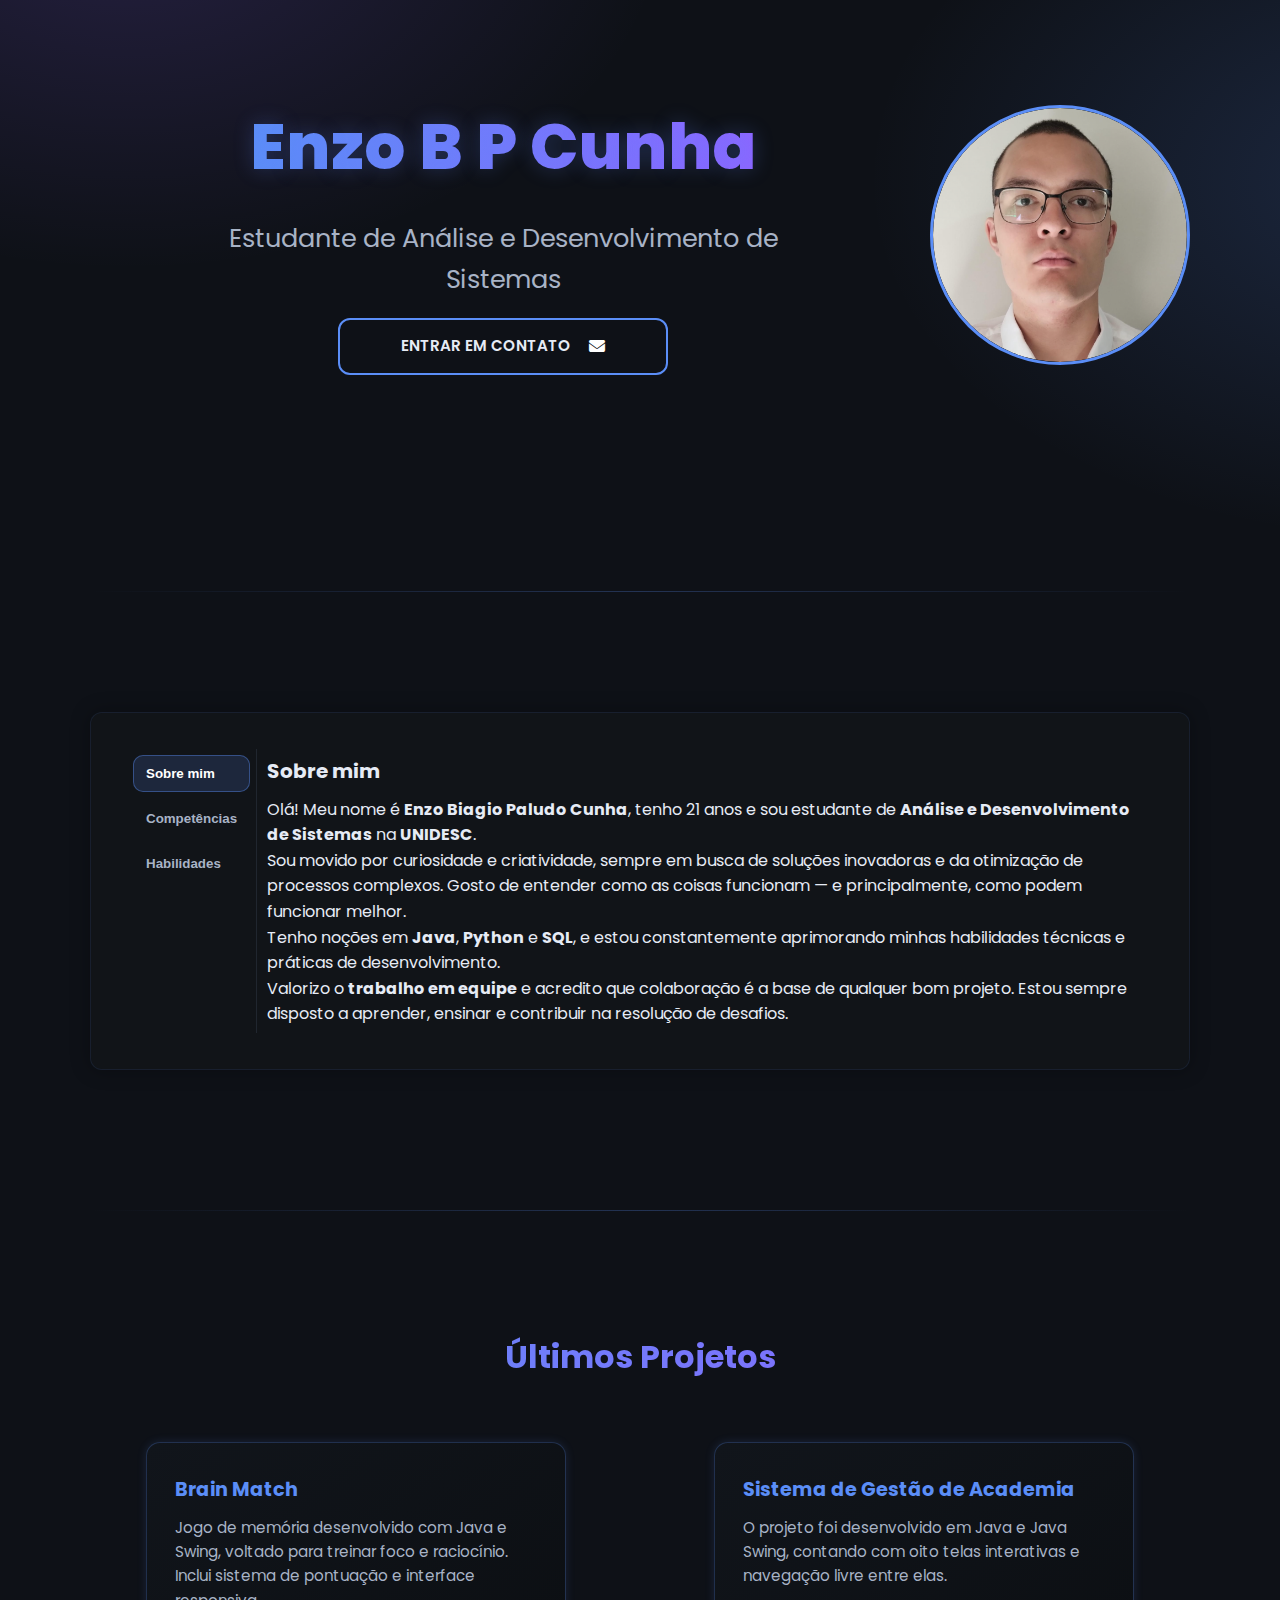
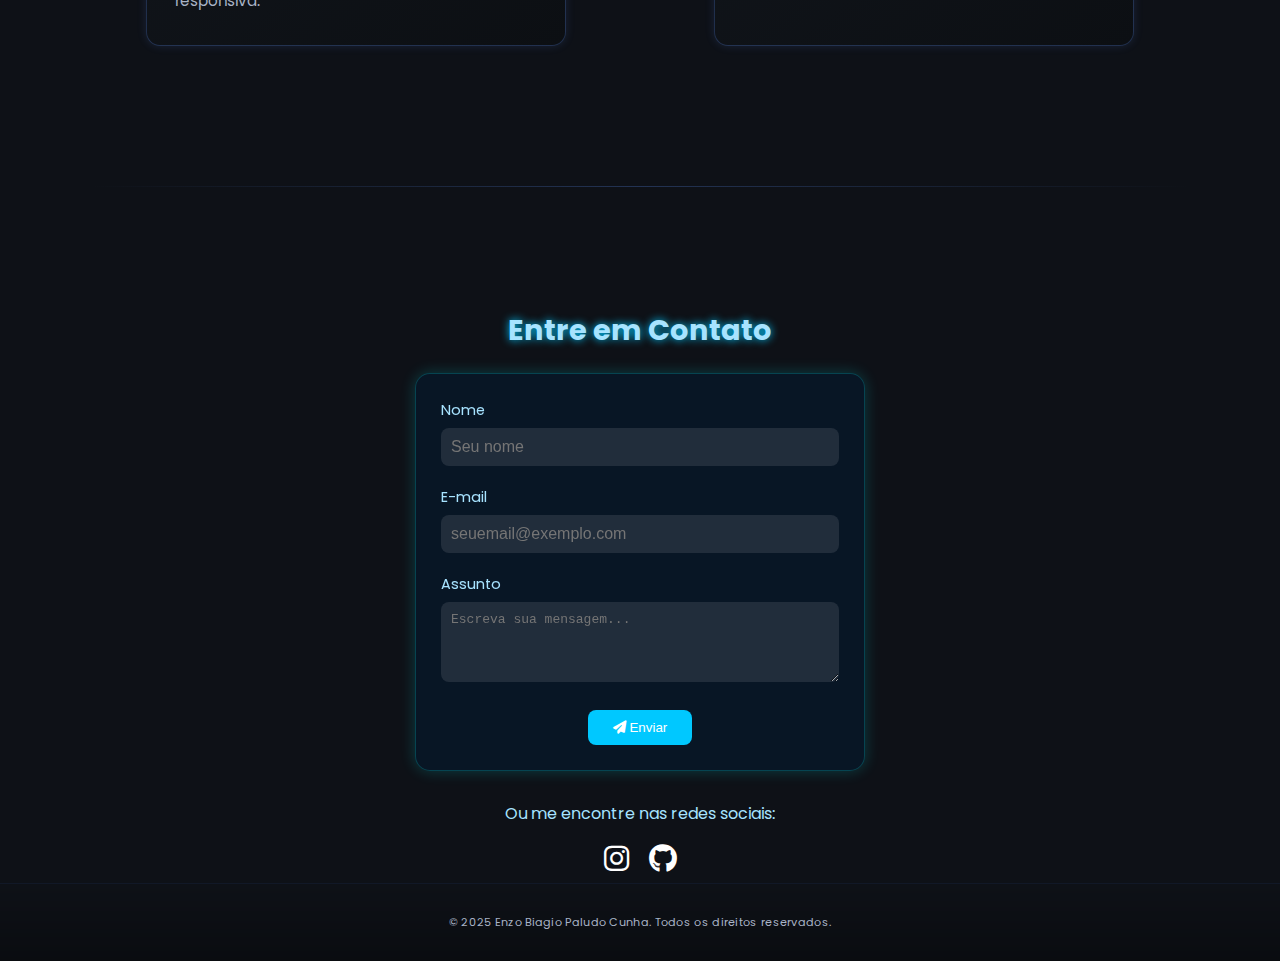
<file: index.html>
<!DOCTYPE html>
<html lang="pt-br">
<head>
  <meta charset="UTF-8" />
  <meta name="viewport" content="width=device-width, initial-scale=1" />
  <title>Enzo | Portfólio</title>

  <link rel="stylesheet" href="https://cdnjs.cloudflare.com/ajax/libs/font-awesome/6.5.0/css/all.min.css">
  <link rel="stylesheet" href="style.css" />

  <link href="https://fonts.googleapis.com/css2?family=Poppins:wght@300;400;600;800&display=swap" rel="stylesheet">
</head>
<body>
  <section class="hero container">
    <div class="info">
      <h1>Enzo B P Cunha</h1>

      <div class="sub-block">
        <h2>Estudante de Análise e Desenvolvimento de Sistemas</h2>
        <a href="#contato" class="btn contact-btn">
          ENTRAR EM CONTATO <i class="fas fa-envelope"></i>
        </a>
      </div>
    </div>

    <div class="photo">
      <img src="images/fotoperfil.png" alt="Foto de Enzo Biagio Paludo Cunha" loading="lazy">
    </div>
</div>

  </section>
  <hr class="section-divider" />

  <section id="sobre" class="about container">
    <div class="about-box">
      <nav class="about-tabs" role="tablist" aria-label="Seções do perfil">
        <button class="about-tab is-active" role="tab" aria-selected="true"
                data-tab="sobre-mim" id="tab-sobre">
          Sobre mim
        </button>
        <button class="about-tab" role="tab" aria-selected="false"
                data-tab="competencias" id="tab-competencias">
          Competências
        </button>
        <button class="about-tab" role="tab" aria-selected="false"
                data-tab="habilidades" id="tab-habilidades">
          Habilidades
        </button>
      </nav>

      <div class="about-panel">
        <article class="tab-content is-active" id="pane-sobre-mim" role="tabpanel" aria-labelledby="tab-sobre">
          <h3>Sobre mim</h3>
          <p>Olá! Meu nome é <strong>Enzo Biagio Paludo Cunha</strong>, tenho 21 anos e sou estudante de <strong>Análise e Desenvolvimento de Sistemas</strong> na <strong>UNIDESC</strong>.</p>
          <p>Sou movido por curiosidade e criatividade, sempre em busca de soluções inovadoras e da otimização de processos complexos. Gosto de entender como as coisas funcionam — e principalmente, como podem funcionar melhor.</p>
          <p>Tenho noções em <strong>Java</strong>, <strong>Python</strong> e <strong>SQL</strong>, e estou constantemente aprimorando minhas habilidades técnicas e práticas de desenvolvimento.</p>
          <p>Valorizo o <strong>trabalho em equipe</strong> e acredito que colaboração é a base de qualquer bom projeto. Estou sempre disposto a aprender, ensinar e contribuir na resolução de desafios.</p>

        </article>

        <article class="tab-content" id="pane-competencias" role="tabpanel" aria-labelledby="tab-competencias" hidden>
          <h3>Competências</h3>
          <ul class="bullets">
            <li>Facilidade e disposição para o aprendizado</li>
            <li>Bom relacionamento interpessoal</li>
            <li>Zelo pela higiene e organização</li>
            <li>Cordialidade, simpatia e respeito</li>
          </ul>
        </article>

        <article class="tab-content" id="pane-habilidades" role="tabpanel" aria-labelledby="tab-habilidades" hidden>
          <h3>Habilidades</h3>
          <div class="skills-grid">
            <div class="skill-card">
                <i class="fas fa-code"></i>
                <h4>Noções em Desenvolvimento Web</h4>
            </div>
            <div class="skill-card">
                <i class="fab fa-java"></i>
                <h4>Noções em Java</h4>
            </div>
            <div class="skill-card">
                <i class="fas fa-database"></i>
                <h4>Noções em Banco de Dados<br>(SQL / NoSQL)</h4>
            </div>
            <div class="skill-card">
                <i class="fas fa-puzzle-piece"></i>
                <h4>Resolução de Problemas</h4>
            </div>
          </div>
        </article>
      </div>
    </div>
  </section>
  <hr class="section-divider" />

  <section class="projects container">
  <h2 class="projects-title">Últimos Projetos</h2>

  <div class="projects-grid">
    <div class="project-card">
      <strong>Brain Match</strong>
      <p>Jogo de memória desenvolvido com Java e Swing, voltado para treinar foco e raciocínio. Inclui sistema de pontuação e interface responsiva.</p>
    </div>

    <div class="project-card">
      <strong>Sistema de Gestão de Academia</strong>
      <p>O projeto foi desenvolvido em Java e Java Swing, contando com oito telas interativas e navegação livre entre elas.</p>
    </div>
  </div>
</section>

<hr class="section-divider" />

<section id="contato" class="contact-section">
  <h2>Entre em Contato</h2>
  <form class="contact-form" action="#" method="post">
    <div class="form-group">
      <label for="name">Nome</label>
      <input type="text" id="name" name="name" placeholder="Seu nome" required>
    </div>

    <div class="form-group">
      <label for="email">E-mail</label>
      <input type="email" id="email" name="email" placeholder="seuemail@exemplo.com" required>
    </div>

    <div class="form-group">
      <label for="subject">Assunto</label>
      <textarea id="subject" name="subject" rows="4" placeholder="Escreva sua mensagem..." required></textarea>
    </div>

    <button type="submit" class="btn-send">
      <i class="fas fa-paper-plane"></i> Enviar
    </button>
  </form>

  <div class="social-contact">
    <p>Ou me encontre nas redes sociais:</p>
    <div class="social-icons">
      <a href="https://www.instagram.com/enzo_bpc/" target="_blank" class="social-link">
        <i class="fab fa-instagram"></i>
      </a>
      <a href="https://github.com/EnzoBPC" target="_blank" class="social-link">
        <i class="fab fa-github"></i>
      </a>
    </div>
  </div>
</section>

  <script src="index.js" defer></script>
  <footer class="footer">
  <p>© 2025 Enzo Biagio Paludo Cunha. Todos os direitos reservados.</p>
  </footer>
</body>

</html>
</file>
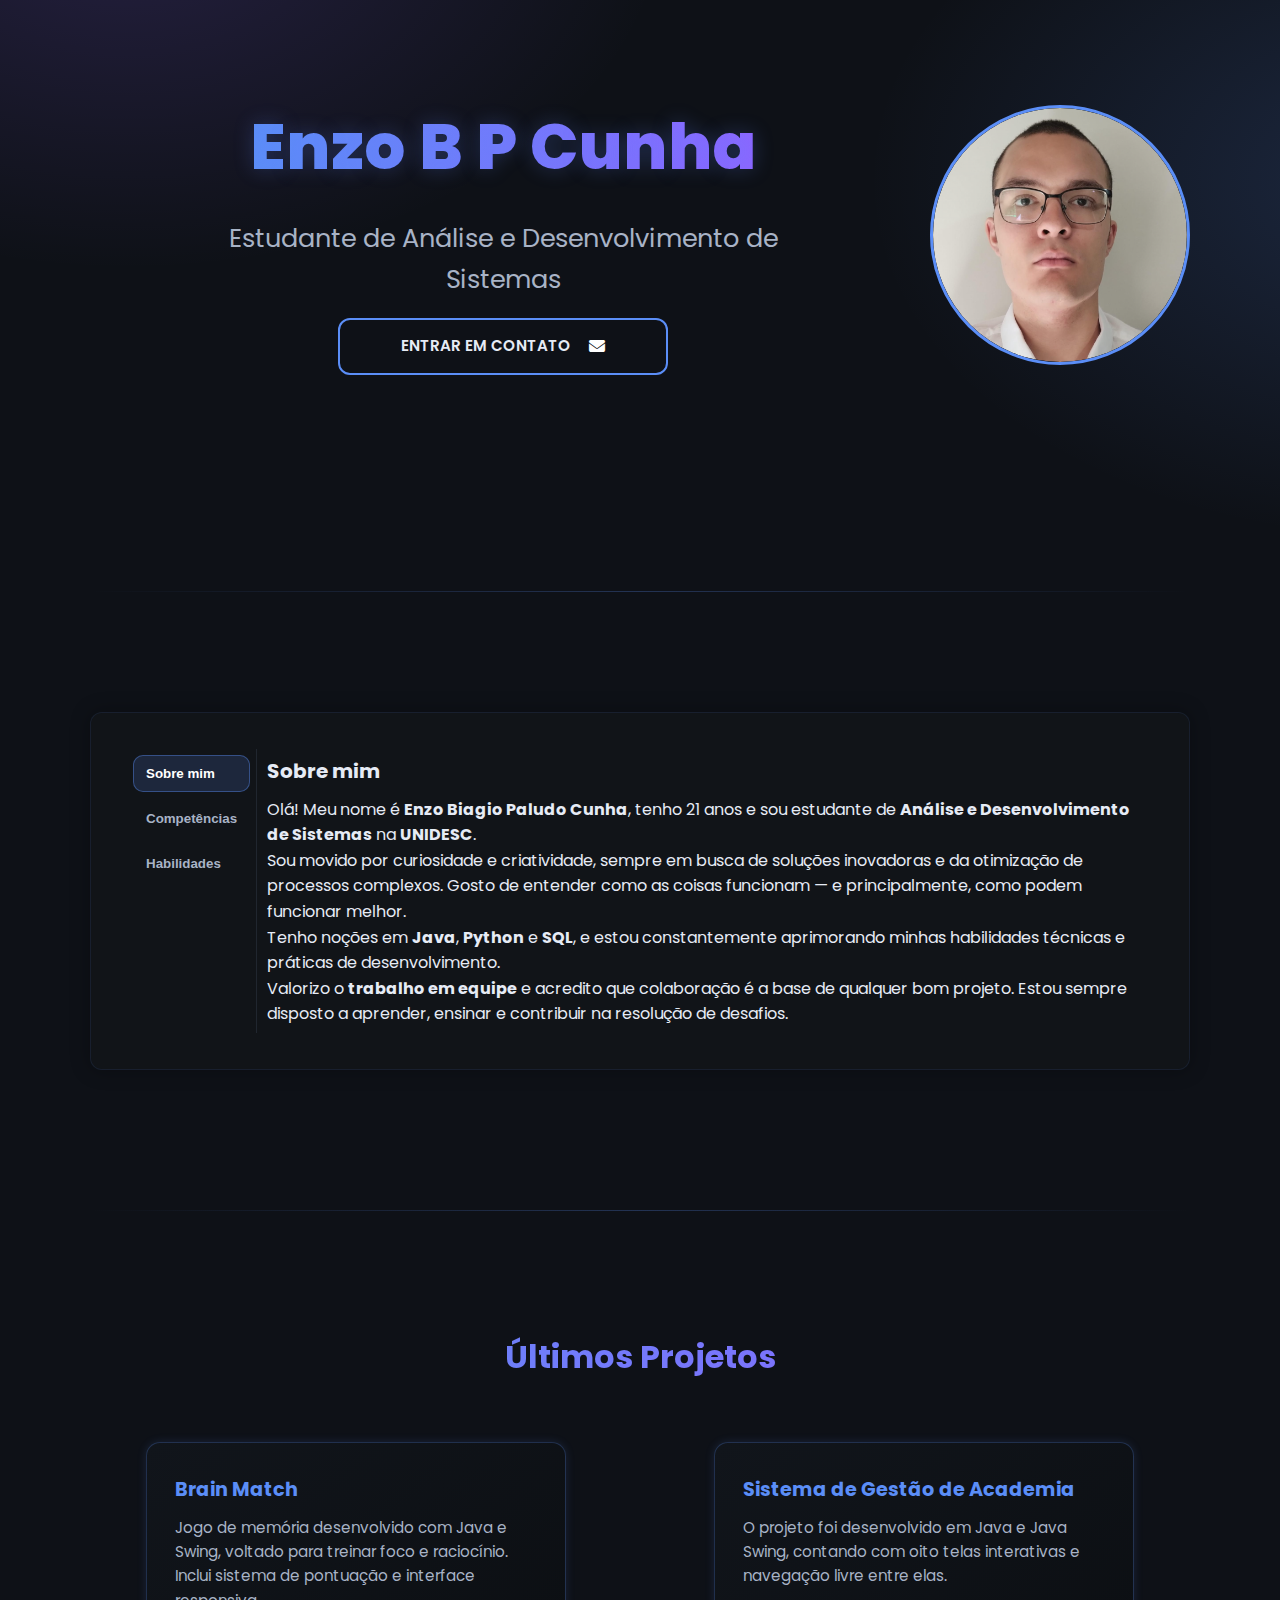
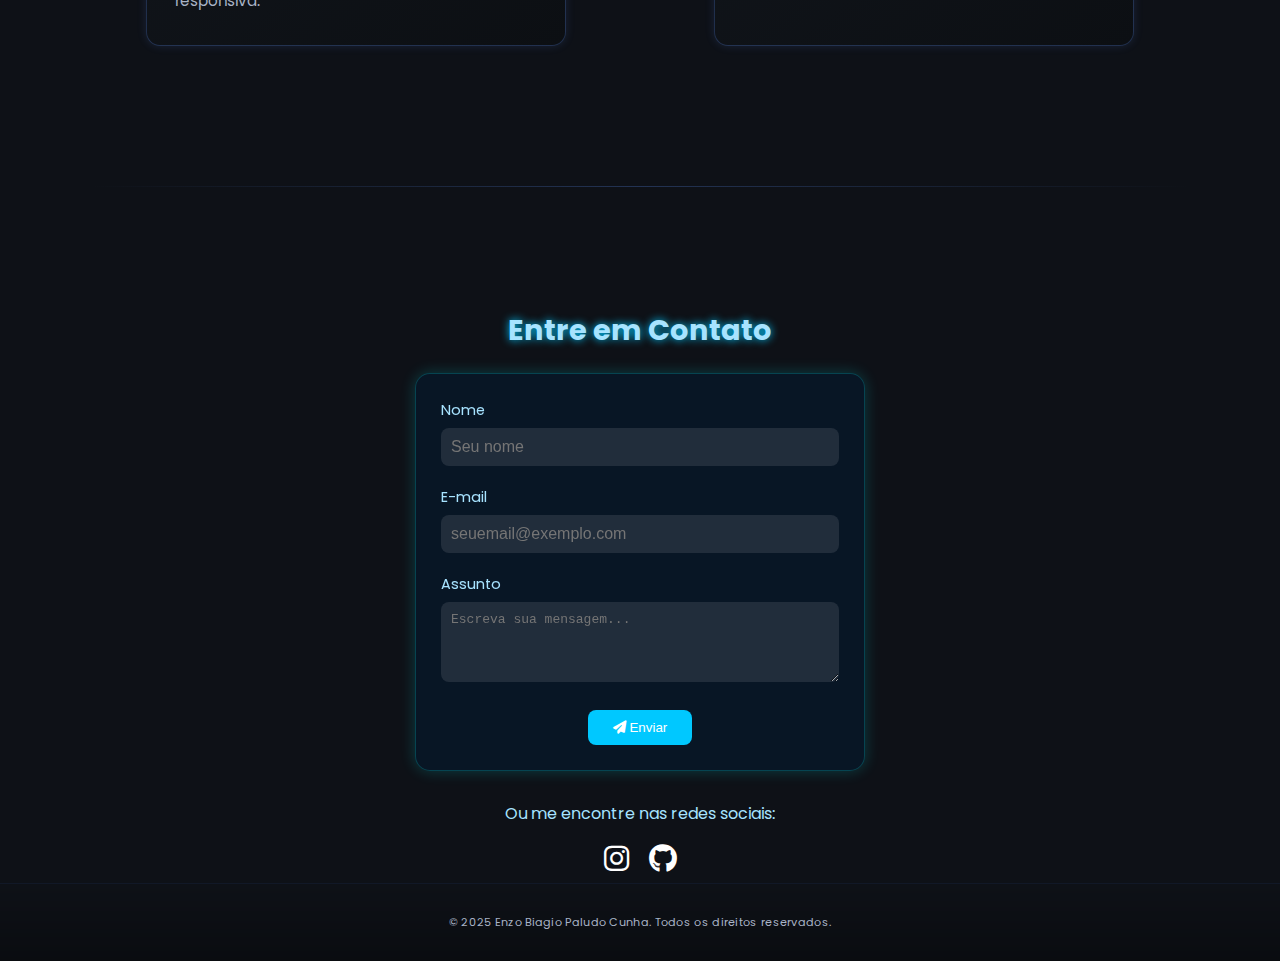
<file: ProjetoPortfolio.html>
<!DOCTYPE html>
<html lang="pt-br">
<head>
  <meta charset="UTF-8" />
  <meta name="viewport" content="width=device-width, initial-scale=1" />
  <title>Enzo | Portfólio</title>

  <link rel="stylesheet" href="https://cdnjs.cloudflare.com/ajax/libs/font-awesome/6.5.0/css/all.min.css">
  <link rel="stylesheet" href="style.css" />

  <link href="https://fonts.googleapis.com/css2?family=Poppins:wght@300;400;600;800&display=swap" rel="stylesheet">
</head>
<body>
  <section class="hero container">
    <div class="info">
      <h1>Enzo B P Cunha</h1>

      <div class="sub-block">
        <h2>Estudante de Análise e Desenvolvimento de Sistemas</h2>
        <a href="#contato" class="btn contact-btn">
          ENTRAR EM CONTATO <i class="fas fa-envelope"></i>
        </a>
      </div>
    </div>

    <div class="photo">
      <img src="images/fotoperfil.png" alt="Foto de Enzo Biagio Paludo Cunha" loading="lazy">
    </div>
</div>

  </section>
  <hr class="section-divider" />

  <section id="sobre" class="about container">
    <div class="about-box">
      <nav class="about-tabs" role="tablist" aria-label="Seções do perfil">
        <button class="about-tab is-active" role="tab" aria-selected="true"
                data-tab="sobre-mim" id="tab-sobre">
          Sobre mim
        </button>
        <button class="about-tab" role="tab" aria-selected="false"
                data-tab="competencias" id="tab-competencias">
          Competências
        </button>
        <button class="about-tab" role="tab" aria-selected="false"
                data-tab="habilidades" id="tab-habilidades">
          Habilidades
        </button>
      </nav>

      <div class="about-panel">
        <article class="tab-content is-active" id="pane-sobre-mim" role="tabpanel" aria-labelledby="tab-sobre">
          <h3>Sobre mim</h3>
          <p>Olá! Meu nome é <strong>Enzo Biagio Paludo Cunha</strong>, tenho 21 anos e sou estudante de <strong>Análise e Desenvolvimento de Sistemas</strong> na <strong>UNIDESC</strong>.</p>
          <p>Sou movido por curiosidade e criatividade, sempre em busca de soluções inovadoras e da otimização de processos complexos. Gosto de entender como as coisas funcionam — e principalmente, como podem funcionar melhor.</p>
          <p>Tenho noções em <strong>Java</strong>, <strong>Python</strong> e <strong>SQL</strong>, e estou constantemente aprimorando minhas habilidades técnicas e práticas de desenvolvimento.</p>
          <p>Valorizo o <strong>trabalho em equipe</strong> e acredito que colaboração é a base de qualquer bom projeto. Estou sempre disposto a aprender, ensinar e contribuir na resolução de desafios.</p>

        </article>

        <article class="tab-content" id="pane-competencias" role="tabpanel" aria-labelledby="tab-competencias" hidden>
          <h3>Competências</h3>
          <ul class="bullets">
            <li>Facilidade e disposição para o aprendizado</li>
            <li>Bom relacionamento interpessoal</li>
            <li>Zelo pela higiene e organização</li>
            <li>Cordialidade, simpatia e respeito</li>
          </ul>
        </article>

        <article class="tab-content" id="pane-habilidades" role="tabpanel" aria-labelledby="tab-habilidades" hidden>
          <h3>Habilidades</h3>
          <div class="skills-grid">
            <div class="skill-card">
                <i class="fas fa-code"></i>
                <h4>Noções em Desenvolvimento Web</h4>
            </div>
            <div class="skill-card">
                <i class="fab fa-java"></i>
                <h4>Noções em Java</h4>
            </div>
            <div class="skill-card">
                <i class="fas fa-database"></i>
                <h4>Noções em Banco de Dados<br>(SQL / NoSQL)</h4>
            </div>
            <div class="skill-card">
                <i class="fas fa-puzzle-piece"></i>
                <h4>Resolução de Problemas</h4>
            </div>
          </div>
        </article>
      </div>
    </div>
  </section>
  <hr class="section-divider" />

  <section class="projects container">
  <h2 class="projects-title">Últimos Projetos</h2>

  <div class="projects-grid">
    <div class="project-card">
      <strong>Brain Match</strong>
      <p>Jogo de memória desenvolvido com Java e Swing, voltado para treinar foco e raciocínio. Inclui sistema de pontuação e interface responsiva.</p>
    </div>

    <div class="project-card">
      <strong>Sistema de Gestão de Academia</strong>
      <p>O projeto foi desenvolvido em Java e Java Swing, contando com oito telas interativas e navegação livre entre elas.</p>
    </div>
  </div>
</section>

<hr class="section-divider" />

<section id="contato" class="contact-section">
  <h2>Entre em Contato</h2>
  <form class="contact-form" action="#" method="post">
    <div class="form-group">
      <label for="name">Nome</label>
      <input type="text" id="name" name="name" placeholder="Seu nome" required>
    </div>

    <div class="form-group">
      <label for="email">E-mail</label>
      <input type="email" id="email" name="email" placeholder="seuemail@exemplo.com" required>
    </div>

    <div class="form-group">
      <label for="subject">Assunto</label>
      <textarea id="subject" name="subject" rows="4" placeholder="Escreva sua mensagem..." required></textarea>
    </div>

    <button type="submit" class="btn-send">
      <i class="fas fa-paper-plane"></i> Enviar
    </button>
  </form>

  <div class="social-contact">
    <p>Ou me encontre nas redes sociais:</p>
    <div class="social-icons">
      <a href="https://www.instagram.com/enzo_bpc/" target="_blank" class="social-link">
        <i class="fab fa-instagram"></i>
      </a>
      <a href="https://github.com/EnzoBPC" target="_blank" class="social-link">
        <i class="fab fa-github"></i>
      </a>
    </div>
  </div>
</section>

  <script src="index.js" defer></script>
  <footer class="footer">
  <p>© 2025 Enzo Biagio Paludo Cunha. Todos os direitos reservados.</p>
  </footer>
</body>

</html>
</file>
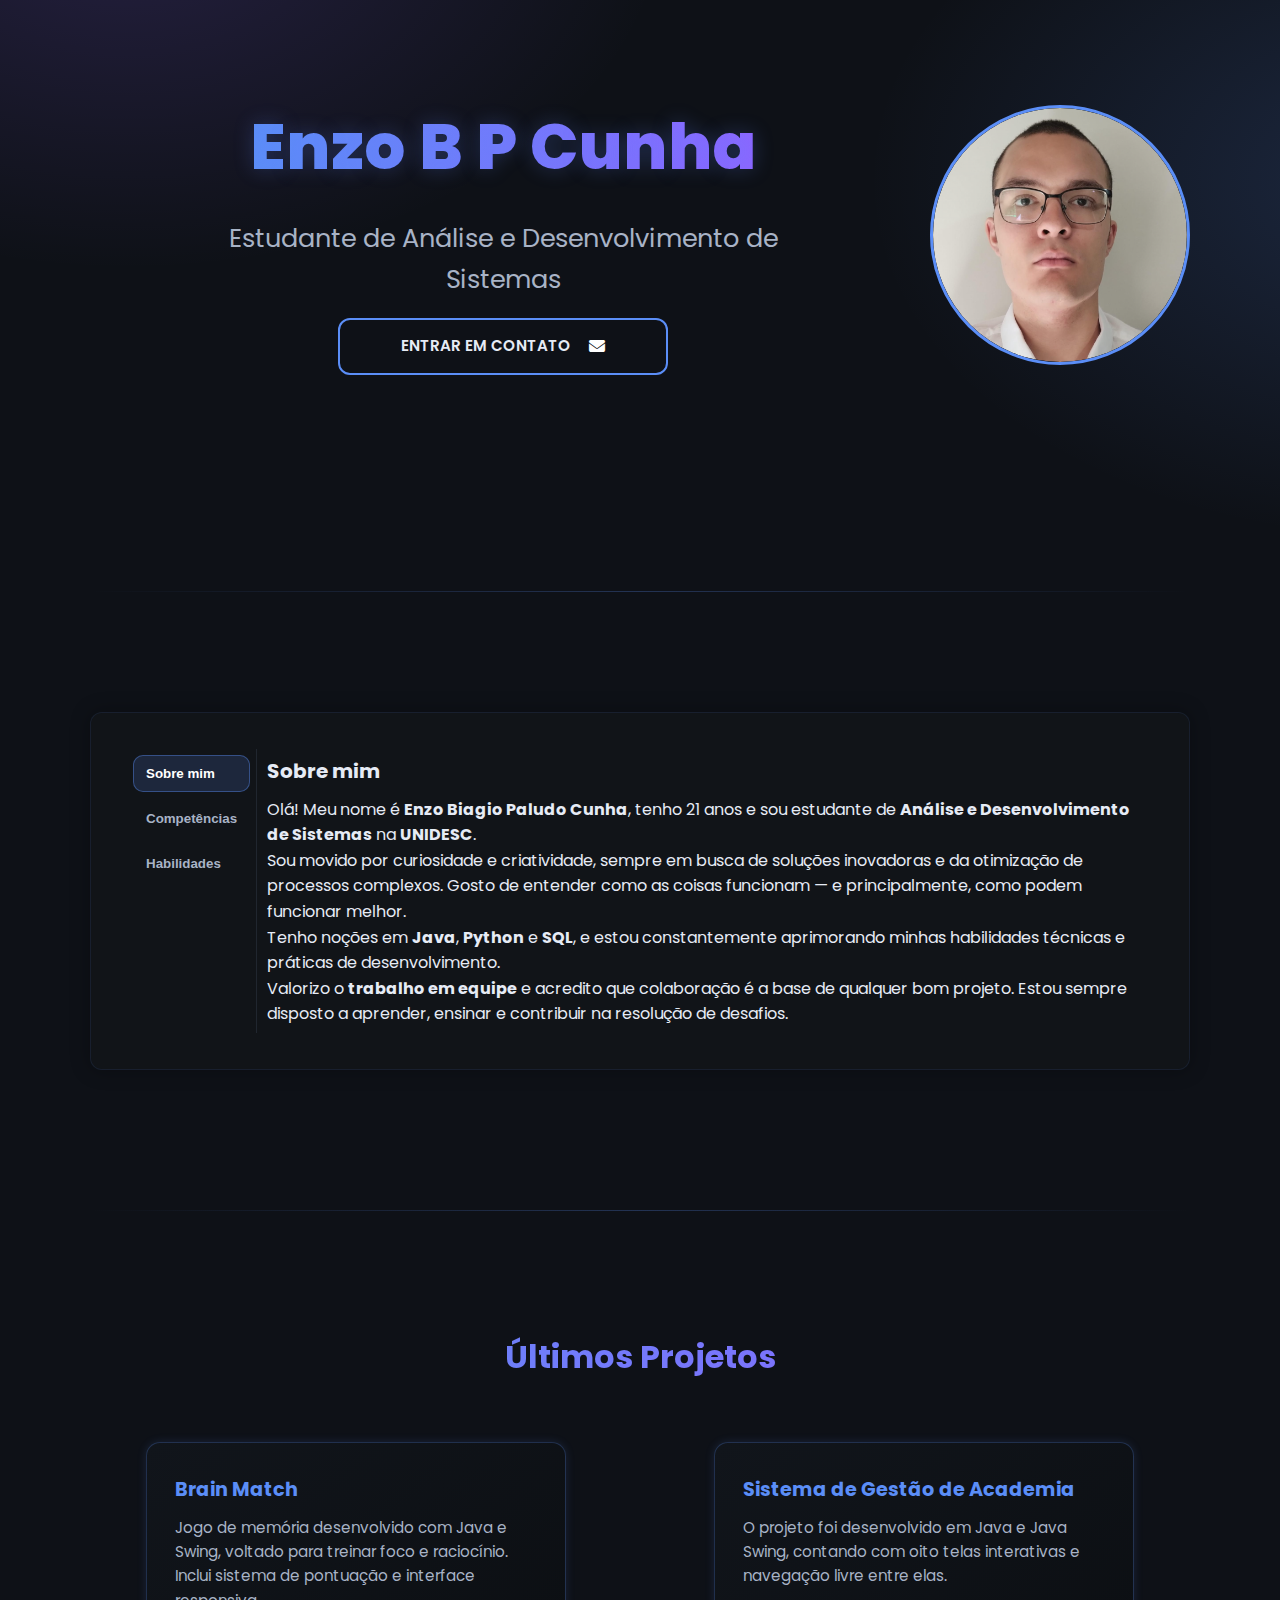
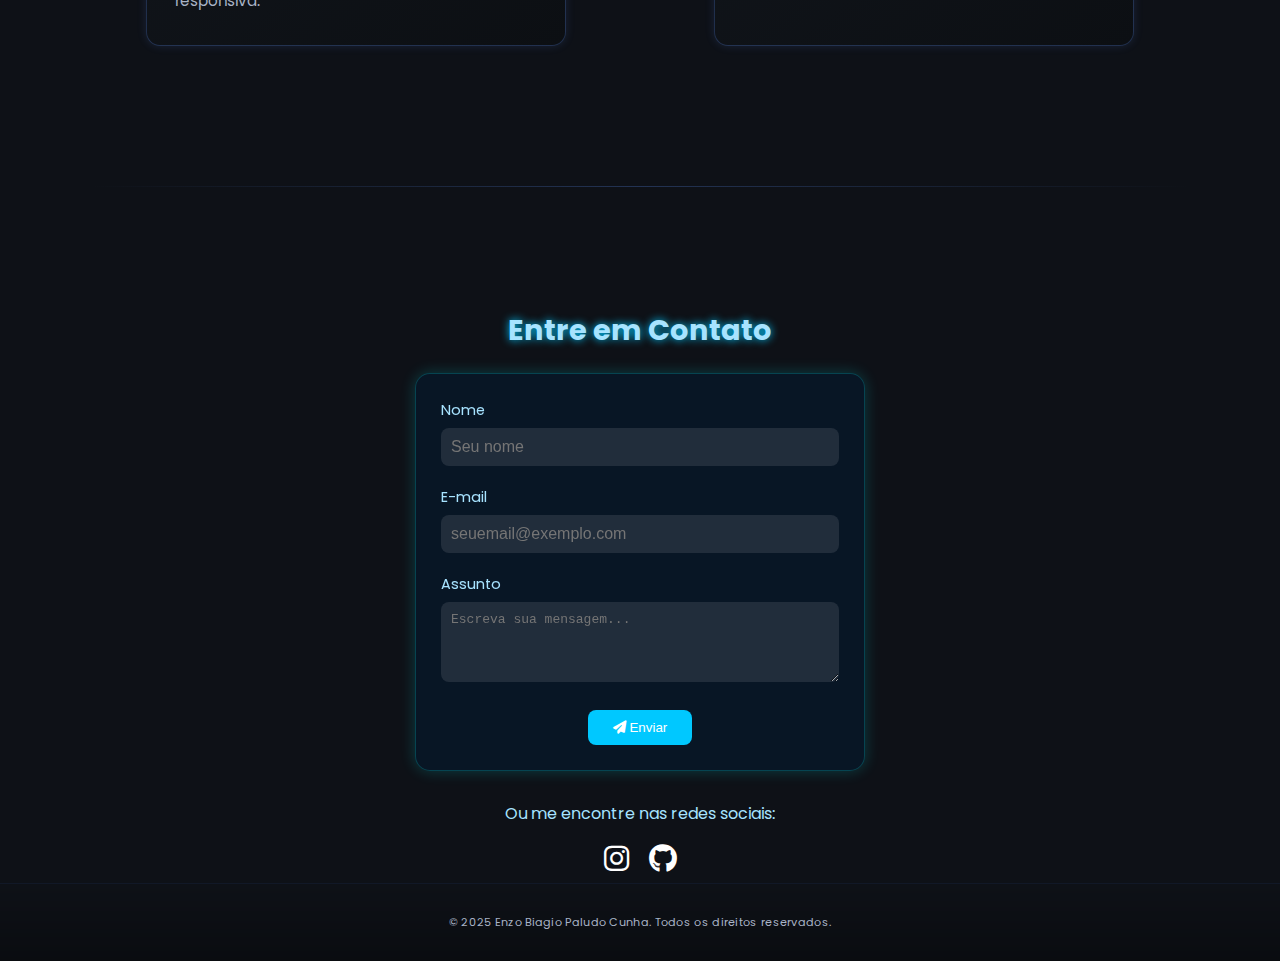
<file: ProjetoPortifolio.html>
<!DOCTYPE html>
<html lang="pt-br">
<head>
  <meta charset="UTF-8" />
  <meta name="viewport" content="width=device-width, initial-scale=1" />
  <title>Enzo | Portfólio</title>

  <link rel="stylesheet" href="https://cdnjs.cloudflare.com/ajax/libs/font-awesome/6.5.0/css/all.min.css">
  <link rel="stylesheet" href="style.css" />

  <link href="https://fonts.googleapis.com/css2?family=Poppins:wght@300;400;600;800&display=swap" rel="stylesheet">
</head>
<body>
  <section class="hero container">
    <div class="info">
      <h1>Enzo B P Cunha</h1>

      <div class="sub-block">
        <h2>Estudante de Análise e Desenvolvimento de Sistemas</h2>
        <a href="#contato" class="btn contact-btn">
          ENTRAR EM CONTATO <i class="fas fa-envelope"></i>
        </a>
      </div>
    </div>

    <div class="photo">
      <img src="images/fotoperfil.png" alt="Foto de Enzo Biagio Paludo Cunha" loading="lazy">
    </div>
</div>

  </section>
  <hr class="section-divider" />

  <section id="sobre" class="about container">
    <div class="about-box">
      <nav class="about-tabs" role="tablist" aria-label="Seções do perfil">
        <button class="about-tab is-active" role="tab" aria-selected="true"
                data-tab="sobre-mim" id="tab-sobre">
          Sobre mim
        </button>
        <button class="about-tab" role="tab" aria-selected="false"
                data-tab="competencias" id="tab-competencias">
          Competências
        </button>
        <button class="about-tab" role="tab" aria-selected="false"
                data-tab="habilidades" id="tab-habilidades">
          Habilidades
        </button>
      </nav>

      <div class="about-panel">
        <article class="tab-content is-active" id="pane-sobre-mim" role="tabpanel" aria-labelledby="tab-sobre">
          <h3>Sobre mim</h3>
          <p>Olá! Meu nome é <strong>Enzo Biagio Paludo Cunha</strong>, tenho 21 anos e sou estudante de <strong>Análise e Desenvolvimento de Sistemas</strong> na <strong>UNIDESC</strong>.</p>
          <p>Sou movido por curiosidade e criatividade, sempre em busca de soluções inovadoras e da otimização de processos complexos. Gosto de entender como as coisas funcionam — e principalmente, como podem funcionar melhor.</p>
          <p>Tenho noções em <strong>Java</strong>, <strong>Python</strong> e <strong>SQL</strong>, e estou constantemente aprimorando minhas habilidades técnicas e práticas de desenvolvimento.</p>
          <p>Valorizo o <strong>trabalho em equipe</strong> e acredito que colaboração é a base de qualquer bom projeto. Estou sempre disposto a aprender, ensinar e contribuir na resolução de desafios.</p>

        </article>

        <article class="tab-content" id="pane-competencias" role="tabpanel" aria-labelledby="tab-competencias" hidden>
          <h3>Competências</h3>
          <ul class="bullets">
            <li>Facilidade e disposição para o aprendizado</li>
            <li>Bom relacionamento interpessoal</li>
            <li>Zelo pela higiene e organização</li>
            <li>Cordialidade, simpatia e respeito</li>
          </ul>
        </article>

        <article class="tab-content" id="pane-habilidades" role="tabpanel" aria-labelledby="tab-habilidades" hidden>
          <h3>Habilidades</h3>
          <div class="skills-grid">
            <div class="skill-card">
                <i class="fas fa-code"></i>
                <h4>Noções em Desenvolvimento Web</h4>
            </div>
            <div class="skill-card">
                <i class="fab fa-java"></i>
                <h4>Noções em Java</h4>
            </div>
            <div class="skill-card">
                <i class="fas fa-database"></i>
                <h4>Noções em Banco de Dados<br>(SQL / NoSQL)</h4>
            </div>
            <div class="skill-card">
                <i class="fas fa-puzzle-piece"></i>
                <h4>Resolução de Problemas</h4>
            </div>
          </div>
        </article>
      </div>
    </div>
  </section>
  <hr class="section-divider" />

  <section class="projects container">
  <h2 class="projects-title">Últimos Projetos</h2>

  <div class="projects-grid">
    <div class="project-card">
      <strong>Brain Match</strong>
      <p>Jogo de memória desenvolvido com Java e Swing, voltado para treinar foco e raciocínio. Inclui sistema de pontuação e interface responsiva.</p>
    </div>

    <div class="project-card">
      <strong>Sistema de Gestão de Academia</strong>
      <p>O projeto foi desenvolvido em Java e Java Swing, contando com oito telas interativas e navegação livre entre elas.</p>
    </div>
  </div>
</section>

<hr class="section-divider" />

<section id="contato" class="contact-section">
  <h2>Entre em Contato</h2>
  <form class="contact-form" action="#" method="post">
    <div class="form-group">
      <label for="name">Nome</label>
      <input type="text" id="name" name="name" placeholder="Seu nome" required>
    </div>

    <div class="form-group">
      <label for="email">E-mail</label>
      <input type="email" id="email" name="email" placeholder="seuemail@exemplo.com" required>
    </div>

    <div class="form-group">
      <label for="subject">Assunto</label>
      <textarea id="subject" name="subject" rows="4" placeholder="Escreva sua mensagem..." required></textarea>
    </div>

    <button type="submit" class="btn-send">
      <i class="fas fa-paper-plane"></i> Enviar
    </button>
  </form>

  <div class="social-contact">
    <p>Ou me encontre nas redes sociais:</p>
    <div class="social-icons">
      <a href="https://www.instagram.com/enzo_bpc/" target="_blank" class="social-link">
        <i class="fab fa-instagram"></i>
      </a>
      <a href="https://github.com/EnzoBPC" target="_blank" class="social-link">
        <i class="fab fa-github"></i>
      </a>
    </div>
  </div>
</section>

  <script src="index.js" defer></script>
  <footer class="footer">
  <p>© 2025 Enzo Biagio Paludo Cunha. Todos os direitos reservados.</p>
  </footer>
</body>
</html>
</file>
<file: style.css>
:root{
  --bg:#0e1117; --text:#e6ebf5; --subtext:#a8b3c6;
  --brand:#5b8ef7; --accent:#8e64ff; --panel:#111418; --border:#20262f; --btn-border:#5b8ef7;
  --indent: clamp(28px, 6vw, 96px);
  --h1: clamp(2.4rem, 6vw, 3.4rem);
}

html {
  scroll-behavior: smooth;
}

*{ box-sizing:border-box; margin:0; padding:0; }
html, body { height:100%; }
body {
  background:
    radial-gradient(900px 600px at 10% -10%, color-mix(in oklab, var(--accent) 18%, transparent), transparent 60%),
    radial-gradient(900px 600px at 110% 20%, color-mix(in oklab, var(--brand) 18%, transparent), transparent 60%),
    var(--bg);
  background-attachment: fixed;
  color: var(--text);
  font-family: "Poppins", system-ui, -apple-system, Segoe UI, Roboto, Arial, sans-serif;
  line-height: 1.6;
}

.container{ width:min(1100px, 92%); margin-inline:auto; }

.hero{
  display:flex; align-items:center; justify-content:space-between;
  gap:2rem; flex-wrap:wrap;
  padding-block: clamp(48px, 8vw, 96px);
}

.info {
  flex: 1;
  min-width: 320px;
  max-width: 750px;
  
  display: flex;
  flex-direction: column;
  align-items: center;
  justify-content: center;

  gap: 14px;
  
  padding-left: var(--indent);
}

h1 {
  font-size: clamp(2.6rem, 6.8vw, 4rem);
  font-weight: 800;
  letter-spacing: .6px;
  margin: 0 0 6px 0;

  background-image: linear-gradient(90deg, var(--brand), var(--accent));
  background-repeat: no-repeat;
  background-size: 100%;
  -webkit-background-clip: text;
  background-clip: text;
  -webkit-text-fill-color: transparent;
  color: transparent;
  text-shadow: 0 0 20px rgba(94, 134, 255, 0.25);
  background-image: linear-gradient(90deg, var(--brand), var(--accent), var(--brand));
  background-size: 200%;
  animation: gradientMove 6s ease-in-out infinite alternate;
}

.sub-block {
  text-align: center;
  width: 100%;
  max-width: 64ch;
  margin: 0;
}

.sub-block h2 {
  font-weight: 400;
  font-size: clamp(1.3rem, 2.2vw, 1.6rem);
  color: var(--subtext);
  margin: 0 0 26px 0;
  line-height: 1.6;
  margin-bottom: 18px
}

.btn{
  display:inline-flex; align-items:center; justify-content:center; gap:10px;
  padding:12px 28px; border-radius:12px; font-weight:600; cursor:pointer;
  transition:.25s ease; text-decoration:none;
}
.contact-btn{
  border:2px solid var(--btn-border);
  background:transparent; color:var(--text);
  width:100%; max-width:330px;
  padding: 14px 32px;
  font-size: 0.95rem;
}
.contact-btn:hover{
  background: linear-gradient(90deg, var(--brand), var(--accent));
  color:#fff; border-color:transparent; box-shadow:0 0 20px rgba(139,92,246,.3);
}
.contact-btn i {
  color: white;
  font-size: 1rem;
  margin-left: 8px;
  transition: color .3s ease;
}
.contact-btn:hover i {
  color: #fff;
}
.photo{
  width: clamp(180px, 26vw, 260px);
  aspect-ratio: 1 / 1; border-radius: 50%; border: 3px solid var(--btn-border);
  display: grid; place-items: center; color: var(--subtext); background: var(--panel);
  transition: .3s ease;
}
.photo:hover{ transform: scale(1.04); border-color: var(--accent); color: var(--accent); }

:focus-visible{
  outline:3px solid color-mix(in oklab, var(--brand) 55%, transparent);
  outline-offset:3px; border-radius:14px;
}

@media (max-width: 900px){
  .hero{ flex-direction: column-reverse; text-align: center; }
  .info{ padding-left: 0; }
  .sub-block{ margin-inline:auto; }
}
@keyframes gradientMove {
  from { background-position: 0% 50%; }
  to { background-position: 100% 50%; }
}
.section-divider {
  width: min(1100px, 92%);
  margin: 120px auto;
  height: 1px;
  border: 0;
  background: linear-gradient(
    90deg,
    transparent,
    color-mix(in oklab, var(--brand) 45%, transparent),
    transparent
  );
  opacity: .6;
}

section {
  margin: 0;
  padding: 0;
}

.about {
  margin: 0 auto 140px;
  position: relative;
  z-index: 1;
}

.about-box {
  display: flex;
  background: var(--panel);
  border-radius: 12px;
  box-shadow: 0 0 20px rgba(0, 0, 0, .3);
  border: 1px solid color-mix(in oklab, var(--brand) 10%, transparent);
  overflow: hidden;
  margin: 0 auto;
  max-width: 1100px;
  padding: clamp(24px, 4vw, 36px);
}

.about-tabs{
  display: flex;
  flex-direction: column;
  gap: 8px;
  padding: 6px;
  border-right: 1px solid var(--border);
}

.about-tab{
  appearance: none;
  background: transparent;
  color: var(--subtext);
  text-align: left;
  padding: 10px 12px;
  border-radius: 10px;
  border: 1px solid transparent;
  font-weight: 600;
  cursor: pointer;
  transition: background .2s ease, color .2s ease, border-color .2s ease, transform .08s ease;
}
.about-tab:hover{
  background: color-mix(in oklab, var(--brand) 10%, transparent);
  color: var(--text);
}
.about-tab.is-active{
  color: #fff;
  border-color: color-mix(in oklab, var(--brand) 40%, transparent);
  background: color-mix(in oklab, var(--brand) 16%, transparent);
}

.about-panel{
  padding: 6px 10px;
  min-height: 260px;
  display: grid;
}

.tab-content{
  align-self: start;
  animation: fadeIn .25s ease;
}
.tab-content h3{
  margin: 0 0 10px 0;
  font-size: 1.25rem;
}
.bullets{ margin: 0; padding-left: 18px; }
.bullets li{ margin: 6px 0; color: var(--subtext); }

.skills{ display: flex; gap: 10px; flex-wrap: wrap; }
.chip{
  border: 1px solid var(--border);
  background: color-mix(in oklab, var(--brand) 12%, transparent);
  color: #fff;
  padding: 6px 10px;
  border-radius: 999px;
  font-weight: 600;
  font-size: .9rem;
}

@keyframes fadeIn{
  from{ opacity: 0; transform: translateY(4px); }
  to{ opacity: 1; transform: none; }
}

@media (max-width: 900px){
  .about-box{
    grid-template-columns: 1fr;
    gap: 14px;
  }
  .about-tabs{
    flex-direction: row;
    border-right: 0;
    border-bottom: 1px solid var(--border);
    overflow-x: auto;
  }
  .about-tab{ white-space: nowrap; }
}

.skills-grid{
  display: grid;
  grid-template-columns: repeat(2, 320px);
  gap: 28px;
  width: fit-content;
  margin-left: auto;
  padding-right: 8px;
}

.skill-card{
  width: 320px;
  min-height: 120px;
  padding: 28px 20px;
  border-radius: 12px;
  background: linear-gradient(145deg, #11151b, #0c0f13);
  border: 1px solid rgba(91,142,247,.25);
  box-shadow: 0 0 10px rgba(91,142,247,.15);
  display: flex;
  flex-direction: column;
  align-items: center;
  justify-content: center;
  text-align: center;
  color: var(--text);
  transition: transform .25s ease, box-shadow .25s ease, border-color .25s ease;
}

.skill-card:hover{
  transform: translateY(-6px);
  box-shadow: 0 0 25px rgba(91,142,247,.35);
  border-color: var(--accent);
}

.skill-card i{
  font-size: 1.8rem;
  color: #5b8ef7;
  margin-bottom: 10px;
}

.skill-card h4{
  font-weight: 400;
  font-size: 1rem;
  line-height: 1.4;
}

@media (max-width: 900px){
  .skills-grid{
    grid-template-columns: 1fr;
    width: 100%;
    margin-left: 0;
    padding-right: 0;
    justify-items: center;
  }
  .skill-card{ width: min(360px, 92%); }
}

.footer {
  text-align: center;
  padding: 30px 15px;
  color: var(--subtext);
  font-size: 0.70rem;
  background: linear-gradient(180deg, transparent, rgba(0, 0, 0, 0.3));
  border-top: 1px solid color-mix(in oklab, var(--brand) 10%, transparent);
}

.footer p {
  margin: 0;
  letter-spacing: 0.3px;
}

.projects {
  text-align: center;
  margin-bottom: 140px;
}

.projects-title {
  font-size: 2rem;
  font-weight: 700;
  margin-bottom: 60px;
  background-image: linear-gradient(90deg, var(--brand), var(--accent));
  background-size: 100%;
  background-repeat: no-repeat;
  background-clip: text;
  -webkit-background-clip: text;
  color: transparent;              
  -webkit-text-fill-color: transparent;
}

.projects-grid {
  display: grid;
  grid-template-columns: repeat(auto-fit, minmax(320px, 1fr));
  gap: 36px;
  justify-items: center;
}

.project-card {
  background: linear-gradient(145deg, #11151b, #0c0f13);
  border: 1px solid rgba(91, 142, 247, 0.25);
  border-radius: 14px;
  box-shadow: 0 0 10px rgba(91, 142, 247, 0.15);
  padding: 32px 28px;
  color: var(--text);
  text-align: left;
  max-width: 420px;
  transition: all 0.3s ease;
}

.project-card:hover {
  transform: translateY(-6px);
  box-shadow: 0 0 25px rgba(91, 142, 247, 0.35);
  border-color: var(--accent);
}

.project-card strong {
  display: block;
  font-size: 1.2rem;
  margin-bottom: 10px;
  color: var(--brand);
}

.project-card p {
  font-size: 0.95rem;
  color: var(--subtext);
  line-height: 1.6;
}

.contact-section {
  margin-top: 50px;
  text-align: center;
  color: #fff;
}

.contact-section h2 {
  margin-bottom: 20px;
  font-size: 1.8em;
  color: #a7e3ff;
  text-shadow: 0 0 8px #00c8ff;
}

.contact-form {
  background: rgba(0, 30, 60, 0.4);
  border: 1px solid rgba(0, 255, 255, 0.2);
  border-radius: 15px;
  max-width: 450px;
  margin: 0 auto;
  padding: 25px;
  box-shadow: 0 0 15px rgba(0, 255, 255, 0.2);
  backdrop-filter: blur(10px);
}

.form-group {
  margin-bottom: 20px;
  text-align: left;
}

label {
  display: block;
  margin-bottom: 6px;
  color: #a7e3ff;
  font-size: 0.9em;
}

input, textarea {
  width: 100%;
  padding: 10px;
  border: none;
  border-radius: 8px;
  background-color: rgba(255, 255, 255, 0.1);
  color: #fff;
  font-size: 1em;
  outline: none;
}

input:focus, textarea:focus {
  box-shadow: 0 0 8px #00c8ff;
  background-color: rgba(255, 255, 255, 0.15);
}

.btn-send {
  background-color: #00c8ff;
  color: #fff;
  border: none;
  padding: 10px 25px;
  border-radius: 8px;
  cursor: pointer;
  transition: 0.3s;
}

.btn-send:hover {
  background-color: #00a8d9;
  box-shadow: 0 0 10px #00c8ff;
}

.social-contact {
  margin-top: 30px;
}

.social-contact p {
  font-size: 1em;
  color: #a7e3ff;
  margin-bottom: 10px;
}

.social-icons {
  display: flex;
  justify-content: center;
  gap: 20px;
}

.social-link {
  color: #fff;
  font-size: 1.8em;
  transition: 0.3s;
}

.social-link:hover {
  color: #00c8ff;
  text-shadow: 0 0 10px #00c8ff;
}

#contato {
  scroll-margin-top: 100px; /* evita o corte por cabeçalhos fixos */
  animation: highlight 1s ease-in-out;
}

@keyframes highlight {
  0% { box-shadow: 0 0 0 rgba(0, 255, 255, 0); }
  50% { box-shadow: 0 0 25px rgba(0, 255, 255, 0.3); }
  100% { box-shadow: 0 0 0 rgba(0, 255, 255, 0); }
}

.photo {
  width: clamp(180px, 26vw, 260px);
  aspect-ratio: 1 / 1;
  border-radius: 50%;
  border: 3px solid var(--btn-border);
  display: grid;
  place-items: center;
  color: var(--subtext);
  background: var(--panel);
  overflow: hidden;              /* 👈 garante o recorte circular */
  transition: .3s ease;
}

.photo img {
  width: 100%;
  height: 100%;
  object-fit: cover;             /* 👈 preenche sem distorcer */
  display: block;
  border-radius: 50%;            /* 👈 reforça o círculo */
}

.photo:hover{
  transform: scale(1.04);
  border-color: var(--accent);
  box-shadow: 0 0 22px color-mix(in oklab, var(--brand) 35%, transparent);
}
</file>
